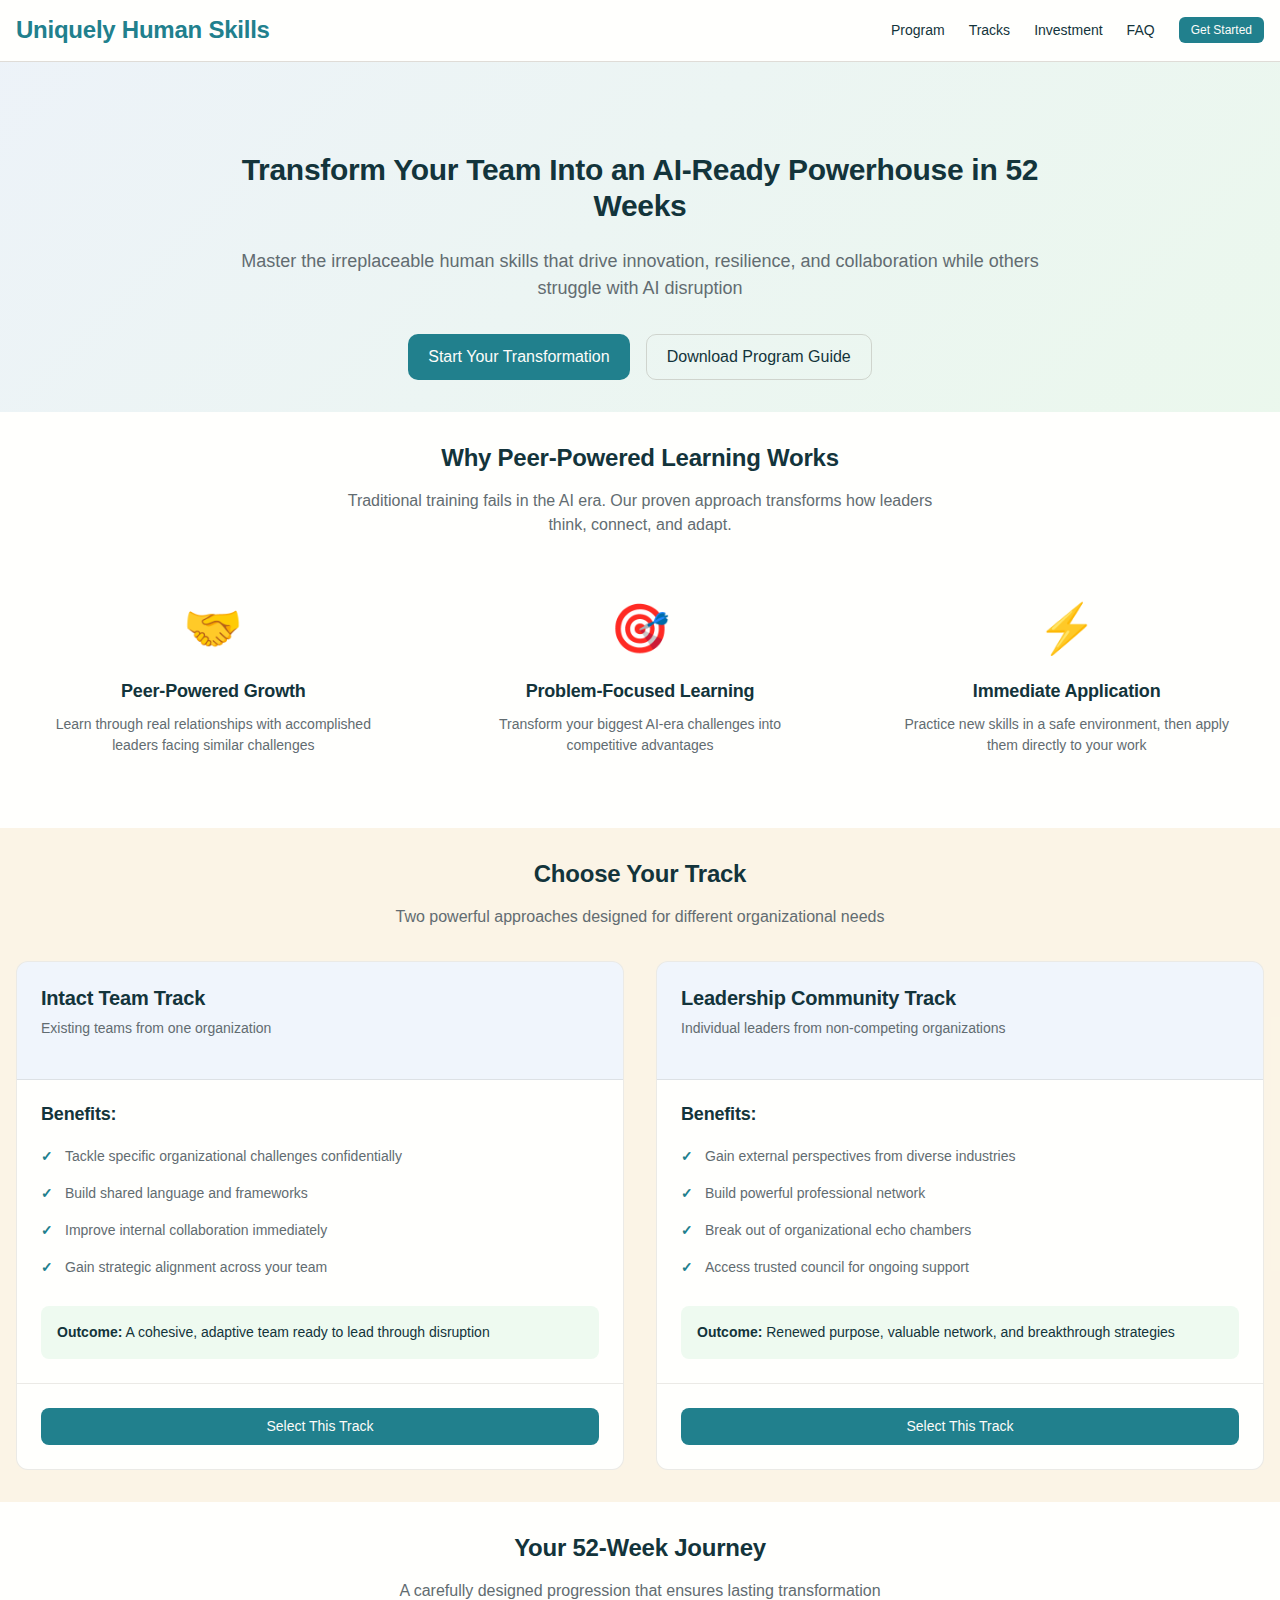
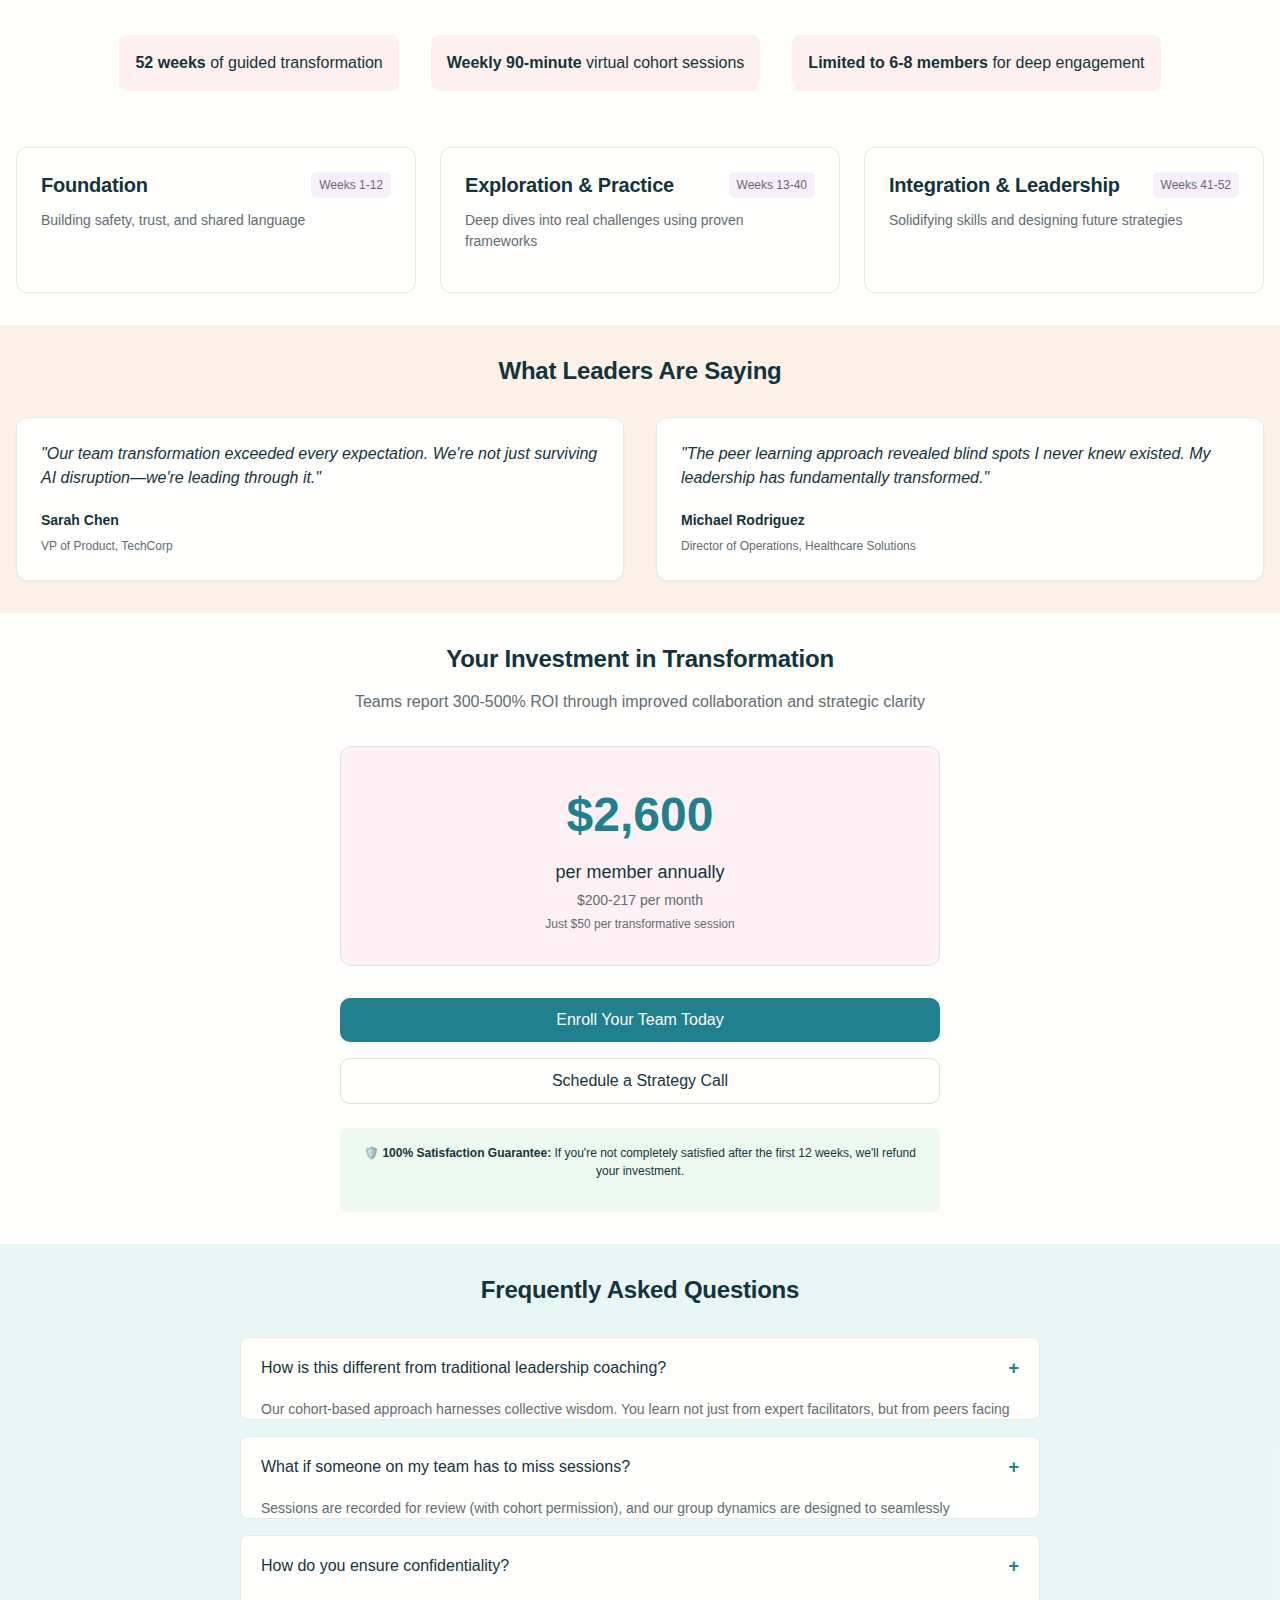
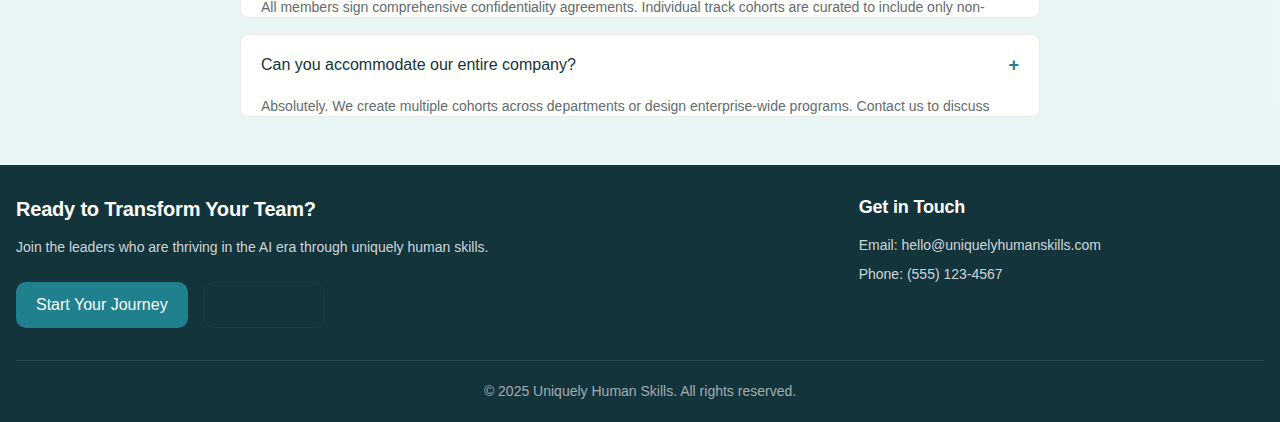
<file: index.html>
<!DOCTYPE html>
<html lang="en">
<head>
    <meta charset="UTF-8">
    <meta name="viewport" content="width=device-width, initial-scale=1.0">
    <title>Uniquely Human Skills - Transform Your Team Into an AI-Ready Powerhouse</title>
    <link rel="stylesheet" href="style.css">
</head>
<body>
    <!-- Navigation -->
    <nav class="nav">
        <div class="container">
            <div class="nav__content">
                <div class="nav__brand">
                    <h2>Uniquely Human Skills</h2>
                </div>
                <div class="nav__links">
                    <a href="#program" class="nav__link">Program</a>
                    <a href="#tracks" class="nav__link">Tracks</a>
                    <a href="#investment" class="nav__link">Investment</a>
                    <a href="#faq" class="nav__link">FAQ</a>
                    <button class="btn btn--primary btn--sm">Get Started</button>
                </div>
            </div>
        </div>
    </nav>

    <!-- Hero Section -->
    <section class="hero">
        <div class="container">
            <div class="hero__content">
                <h1 class="hero__headline">Transform Your Team Into an AI-Ready Powerhouse in 52 Weeks</h1>
                <p class="hero__subheadline">Master the irreplaceable human skills that drive innovation, resilience, and collaboration while others struggle with AI disruption</p>
                <div class="hero__actions">
                    <button class="btn btn--primary btn--lg">Start Your Transformation</button>
                    <button class="btn btn--outline btn--lg">Download Program Guide</button>
                </div>
            </div>
        </div>
    </section>

    <!-- Value Proposition Section -->
    <section class="value-props">
        <div class="container">
            <div class="section-header">
                <h2>Why Peer-Powered Learning Works</h2>
                <p>Traditional training fails in the AI era. Our proven approach transforms how leaders think, connect, and adapt.</p>
            </div>
            <div class="value-props__grid">
                <div class="value-prop-card">
                    <div class="value-prop-card__icon">🤝</div>
                    <h3 class="value-prop-card__title">Peer-Powered Growth</h3>
                    <p class="value-prop-card__description">Learn through real relationships with accomplished leaders facing similar challenges</p>
                </div>
                <div class="value-prop-card">
                    <div class="value-prop-card__icon">🎯</div>
                    <h3 class="value-prop-card__title">Problem-Focused Learning</h3>
                    <p class="value-prop-card__description">Transform your biggest AI-era challenges into competitive advantages</p>
                </div>
                <div class="value-prop-card">
                    <div class="value-prop-card__icon">⚡</div>
                    <h3 class="value-prop-card__title">Immediate Application</h3>
                    <p class="value-prop-card__description">Practice new skills in a safe environment, then apply them directly to your work</p>
                </div>
            </div>
        </div>
    </section>

    <!-- Program Tracks Section -->
    <section id="tracks" class="tracks">
        <div class="container">
            <div class="section-header">
                <h2>Choose Your Track</h2>
                <p>Two powerful approaches designed for different organizational needs</p>
            </div>
            <div class="tracks__grid">
                <div class="track-card">
                    <div class="track-card__header">
                        <h3 class="track-card__title">Intact Team Track</h3>
                        <p class="track-card__target">Existing teams from one organization</p>
                    </div>
                    <div class="track-card__body">
                        <h4>Benefits:</h4>
                        <ul class="track-card__benefits">
                            <li>Tackle specific organizational challenges confidentially</li>
                            <li>Build shared language and frameworks</li>
                            <li>Improve internal collaboration immediately</li>
                            <li>Gain strategic alignment across your team</li>
                        </ul>
                        <div class="track-card__outcome">
                            <strong>Outcome:</strong> A cohesive, adaptive team ready to lead through disruption
                        </div>
                    </div>
                    <div class="track-card__footer">
                        <button class="btn btn--primary btn--full-width">Select This Track</button>
                    </div>
                </div>
                
                <div class="track-card">
                    <div class="track-card__header">
                        <h3 class="track-card__title">Leadership Community Track</h3>
                        <p class="track-card__target">Individual leaders from non-competing organizations</p>
                    </div>
                    <div class="track-card__body">
                        <h4>Benefits:</h4>
                        <ul class="track-card__benefits">
                            <li>Gain external perspectives from diverse industries</li>
                            <li>Build powerful professional network</li>
                            <li>Break out of organizational echo chambers</li>
                            <li>Access trusted council for ongoing support</li>
                        </ul>
                        <div class="track-card__outcome">
                            <strong>Outcome:</strong> Renewed purpose, valuable network, and breakthrough strategies
                        </div>
                    </div>
                    <div class="track-card__footer">
                        <button class="btn btn--primary btn--full-width">Select This Track</button>
                    </div>
                </div>
            </div>
        </div>
    </section>

    <!-- Program Structure -->
    <section id="program" class="program-structure">
        <div class="container">
            <div class="section-header">
                <h2>Your 52-Week Journey</h2>
                <p>A carefully designed progression that ensures lasting transformation</p>
            </div>
            <div class="program-info">
                <div class="program-overview">
                    <div class="overview-item">
                        <strong>52 weeks</strong> of guided transformation
                    </div>
                    <div class="overview-item">
                        <strong>Weekly 90-minute</strong> virtual cohort sessions
                    </div>
                    <div class="overview-item">
                        <strong>Limited to 6-8 members</strong> for deep engagement
                    </div>
                </div>
                <div class="program-phases">
                    <div class="phase-card">
                        <div class="phase-card__header">
                            <h3>Foundation</h3>
                            <span class="phase-card__weeks">Weeks 1-12</span>
                        </div>
                        <p class="phase-card__focus">Building safety, trust, and shared language</p>
                    </div>
                    <div class="phase-card">
                        <div class="phase-card__header">
                            <h3>Exploration & Practice</h3>
                            <span class="phase-card__weeks">Weeks 13-40</span>
                        </div>
                        <p class="phase-card__focus">Deep dives into real challenges using proven frameworks</p>
                    </div>
                    <div class="phase-card">
                        <div class="phase-card__header">
                            <h3>Integration & Leadership</h3>
                            <span class="phase-card__weeks">Weeks 41-52</span>
                        </div>
                        <p class="phase-card__focus">Solidifying skills and designing future strategies</p>
                    </div>
                </div>
            </div>
        </div>
    </section>

    <!-- Testimonials -->
    <section class="testimonials">
        <div class="container">
            <div class="section-header">
                <h2>What Leaders Are Saying</h2>
            </div>
            <div class="testimonials__grid">
                <div class="testimonial-card">
                    <blockquote class="testimonial-card__quote">
                        "Our team transformation exceeded every expectation. We're not just surviving AI disruption—we're leading through it."
                    </blockquote>
                    <div class="testimonial-card__author">
                        <strong>Sarah Chen</strong>
                        <span>VP of Product, TechCorp</span>
                    </div>
                </div>
                <div class="testimonial-card">
                    <blockquote class="testimonial-card__quote">
                        "The peer learning approach revealed blind spots I never knew existed. My leadership has fundamentally transformed."
                    </blockquote>
                    <div class="testimonial-card__author">
                        <strong>Michael Rodriguez</strong>
                        <span>Director of Operations, Healthcare Solutions</span>
                    </div>
                </div>
            </div>
        </div>
    </section>

    <!-- Investment Section -->
    <section id="investment" class="investment">
        <div class="container">
            <div class="section-header">
                <h2>Your Investment in Transformation</h2>
                <p>Teams report 300-500% ROI through improved collaboration and strategic clarity</p>
            </div>
            <div class="investment__content">
                <div class="investment__pricing">
                    <div class="pricing-highlight">
                        <div class="pricing-amount">$2,600</div>
                        <div class="pricing-details">per member annually</div>
                        <div class="pricing-breakdown">$200-217 per month</div>
                        <div class="pricing-session">Just $50 per transformative session</div>
                    </div>
                </div>
                <div class="investment__actions">
                    <button class="btn btn--primary btn--lg btn--full-width">Enroll Your Team Today</button>
                    <button class="btn btn--outline btn--lg btn--full-width">Schedule a Strategy Call</button>
                </div>
                <div class="investment__guarantee">
                    <p>🛡️ <strong>100% Satisfaction Guarantee:</strong> If you're not completely satisfied after the first 12 weeks, we'll refund your investment.</p>
                </div>
            </div>
        </div>
    </section>

    <!-- FAQ Section -->
    <section id="faq" class="faq">
        <div class="container">
            <div class="section-header">
                <h2>Frequently Asked Questions</h2>
            </div>
            <div class="faq__list">
                <div class="faq-item">
                    <button class="faq-item__question" aria-expanded="false">
                        <span>How is this different from traditional leadership coaching?</span>
                        <span class="faq-item__icon">+</span>
                    </button>
                    <div class="faq-item__answer">
                        <p>Our cohort-based approach harnesses collective wisdom. You learn not just from expert facilitators, but from peers facing similar challenges. This creates deeper insights and lasting accountability.</p>
                    </div>
                </div>
                
                <div class="faq-item">
                    <button class="faq-item__question" aria-expanded="false">
                        <span>What if someone on my team has to miss sessions?</span>
                        <span class="faq-item__icon">+</span>
                    </button>
                    <div class="faq-item__answer">
                        <p>Sessions are recorded for review (with cohort permission), and our group dynamics are designed to seamlessly reintegrate members who miss occasional sessions.</p>
                    </div>
                </div>
                
                <div class="faq-item">
                    <button class="faq-item__question" aria-expanded="false">
                        <span>How do you ensure confidentiality?</span>
                        <span class="faq-item__icon">+</span>
                    </button>
                    <div class="faq-item__answer">
                        <p>All members sign comprehensive confidentiality agreements. Individual track cohorts are curated to include only non-competing organizations for maximum safety.</p>
                    </div>
                </div>
                
                <div class="faq-item">
                    <button class="faq-item__question" aria-expanded="false">
                        <span>Can you accommodate our entire company?</span>
                        <span class="faq-item__icon">+</span>
                    </button>
                    <div class="faq-item__answer">
                        <p>Absolutely. We create multiple cohorts across departments or design enterprise-wide programs. Contact us to discuss custom solutions.</p>
                    </div>
                </div>
            </div>
        </div>
    </section>

    <!-- Footer -->
    <footer class="footer">
        <div class="container">
            <div class="footer__content">
                <div class="footer__main">
                    <h3>Ready to Transform Your Team?</h3>
                    <p>Join the leaders who are thriving in the AI era through uniquely human skills.</p>
                    <div class="footer__actions">
                        <button class="btn btn--primary btn--lg">Start Your Journey</button>
                        <button class="btn btn--outline btn--lg">Contact Us</button>
                    </div>
                </div>
                <div class="footer__contact">
                    <h4>Get in Touch</h4>
                    <p>Email: hello@uniquelyhumanskills.com</p>
                    <p>Phone: (555) 123-4567</p>
                </div>
            </div>
            <div class="footer__bottom">
                <p>&copy; 2025 Uniquely Human Skills. All rights reserved.</p>
            </div>
        </div>
    </footer>

    <script src="app.js"></script>
</body>
</html>
</file>
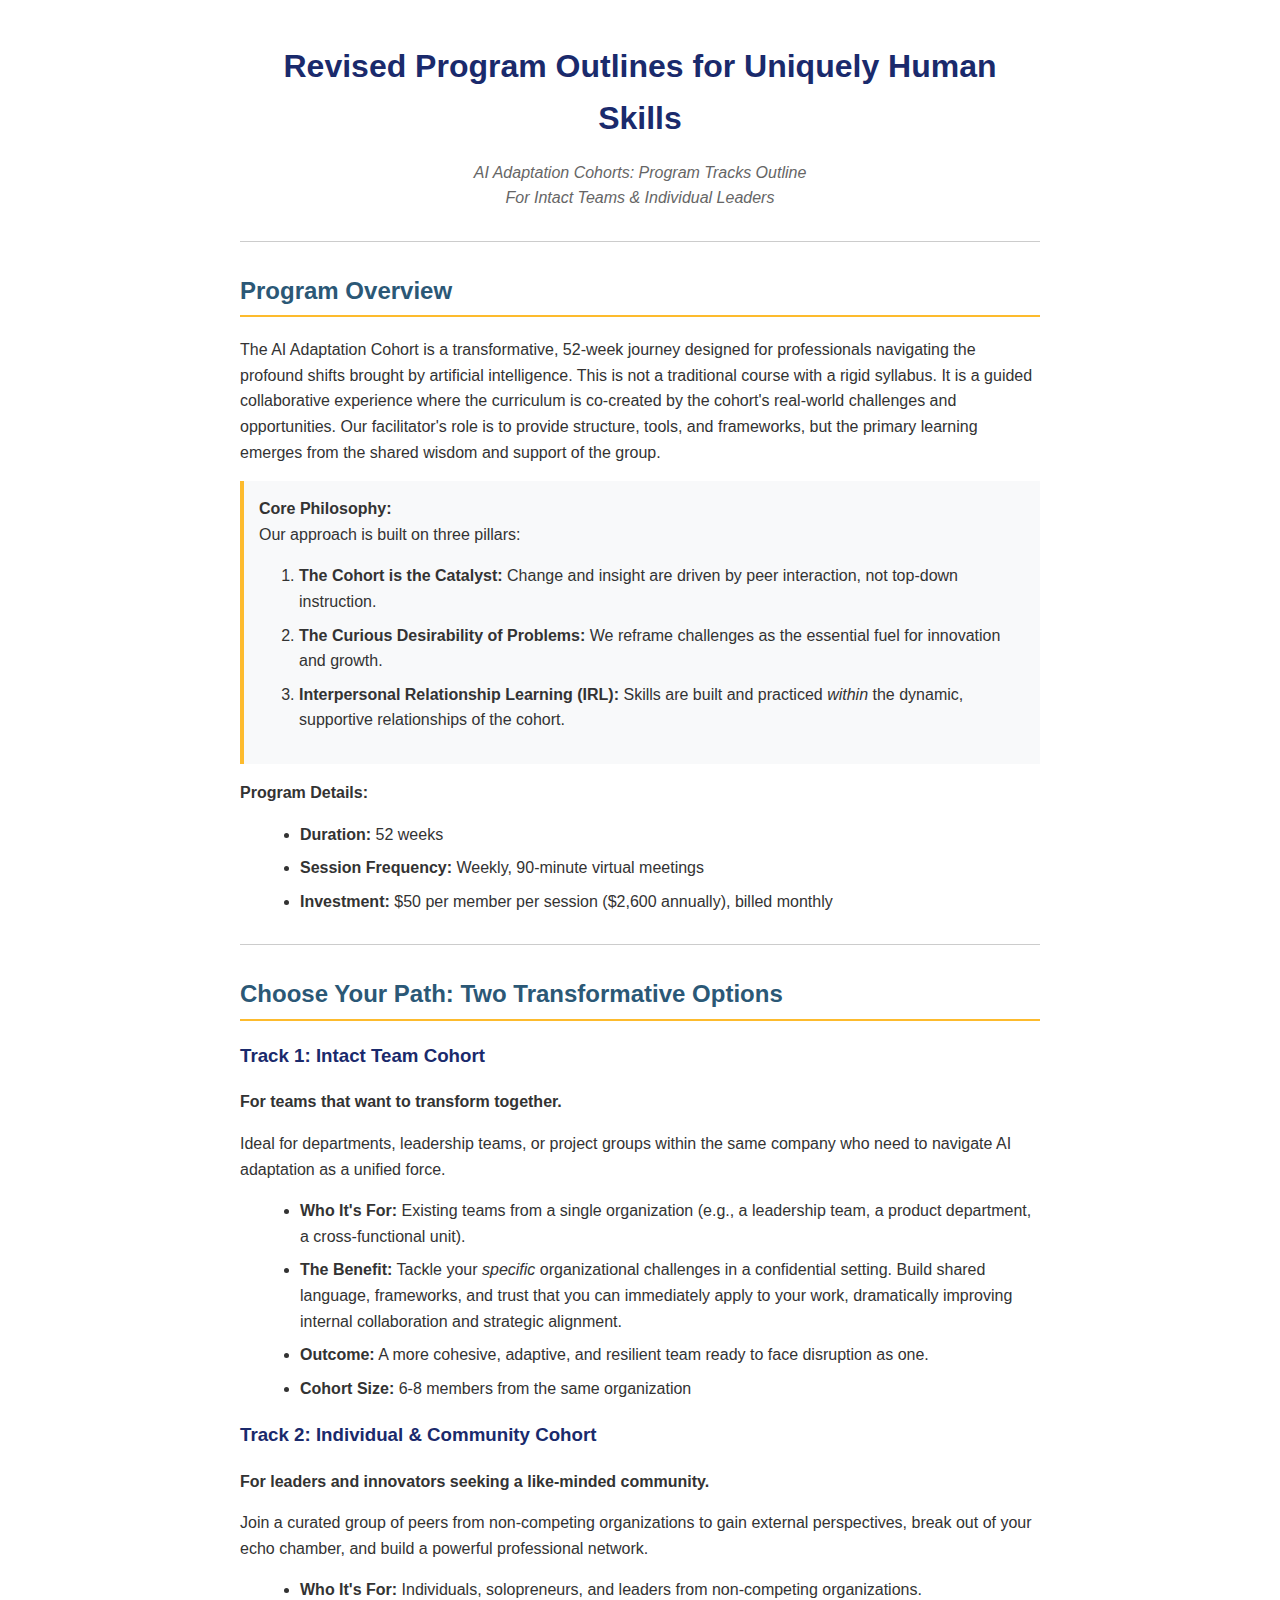
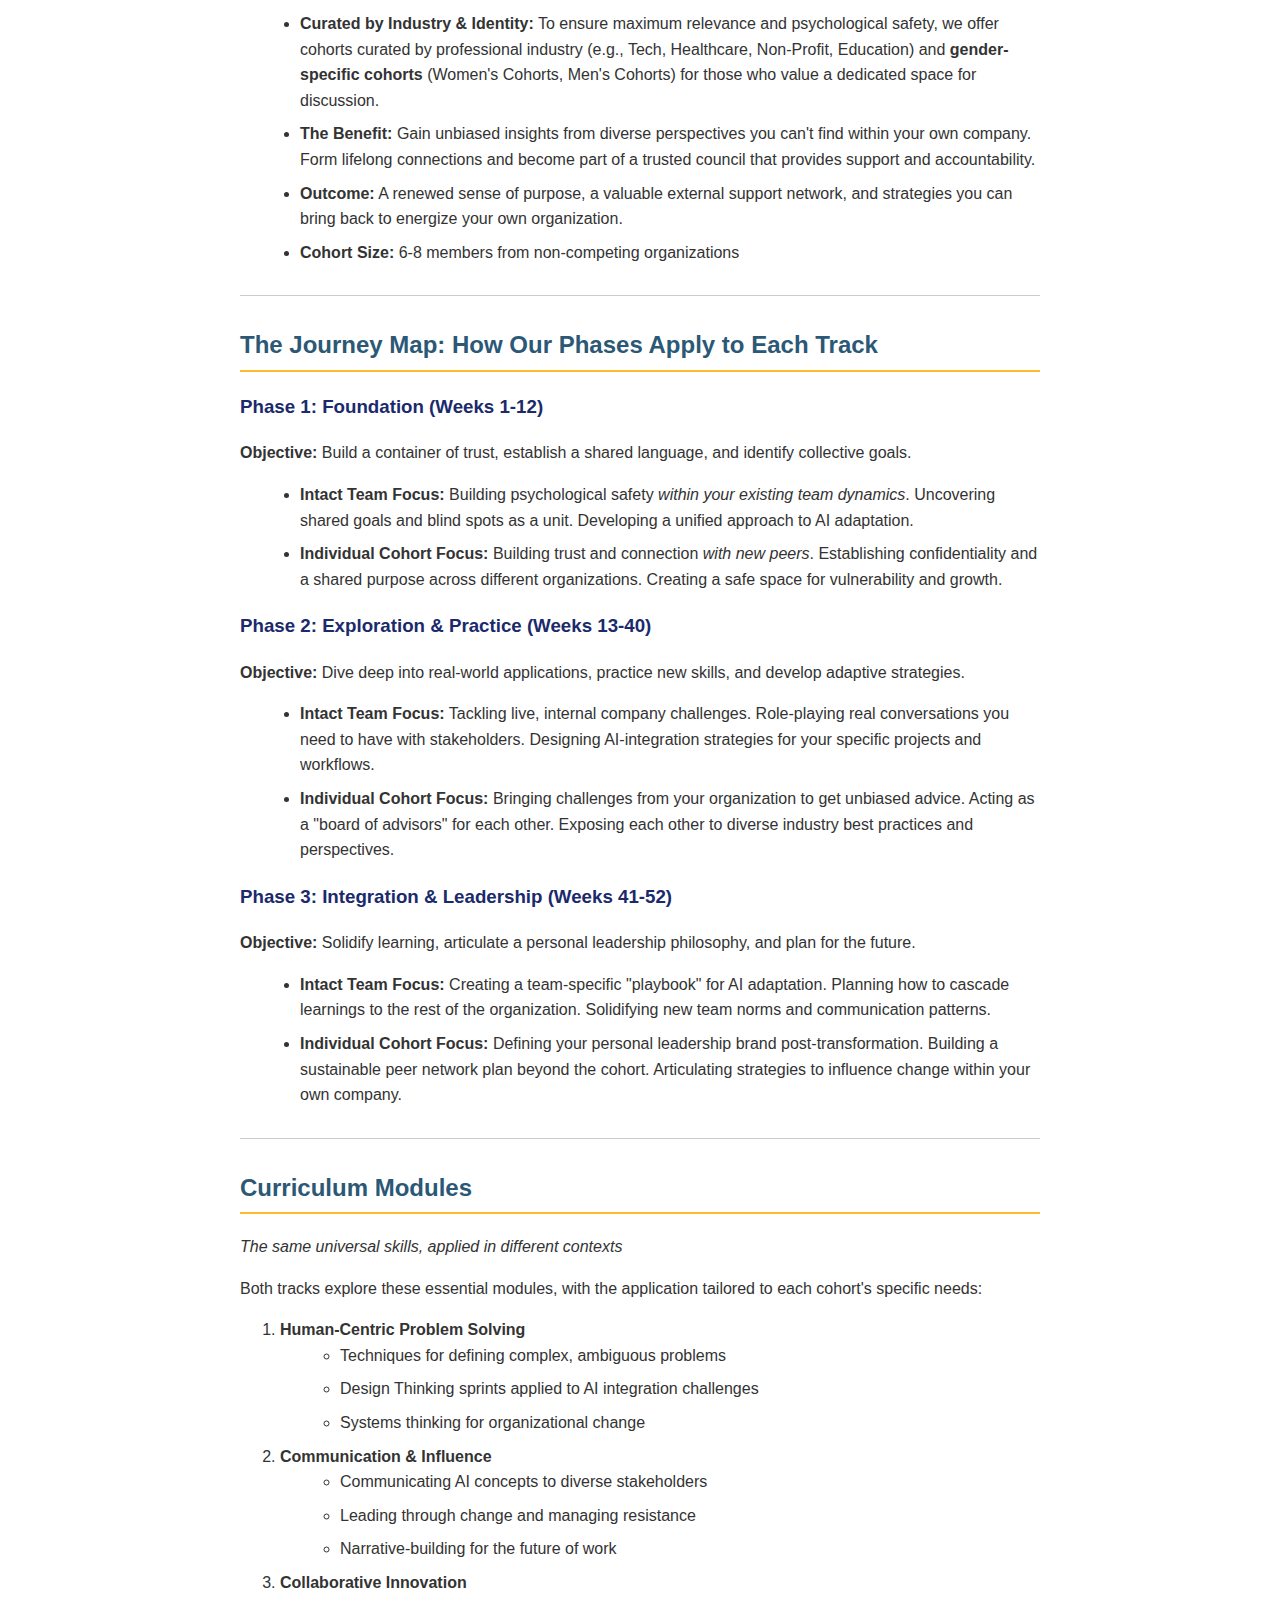
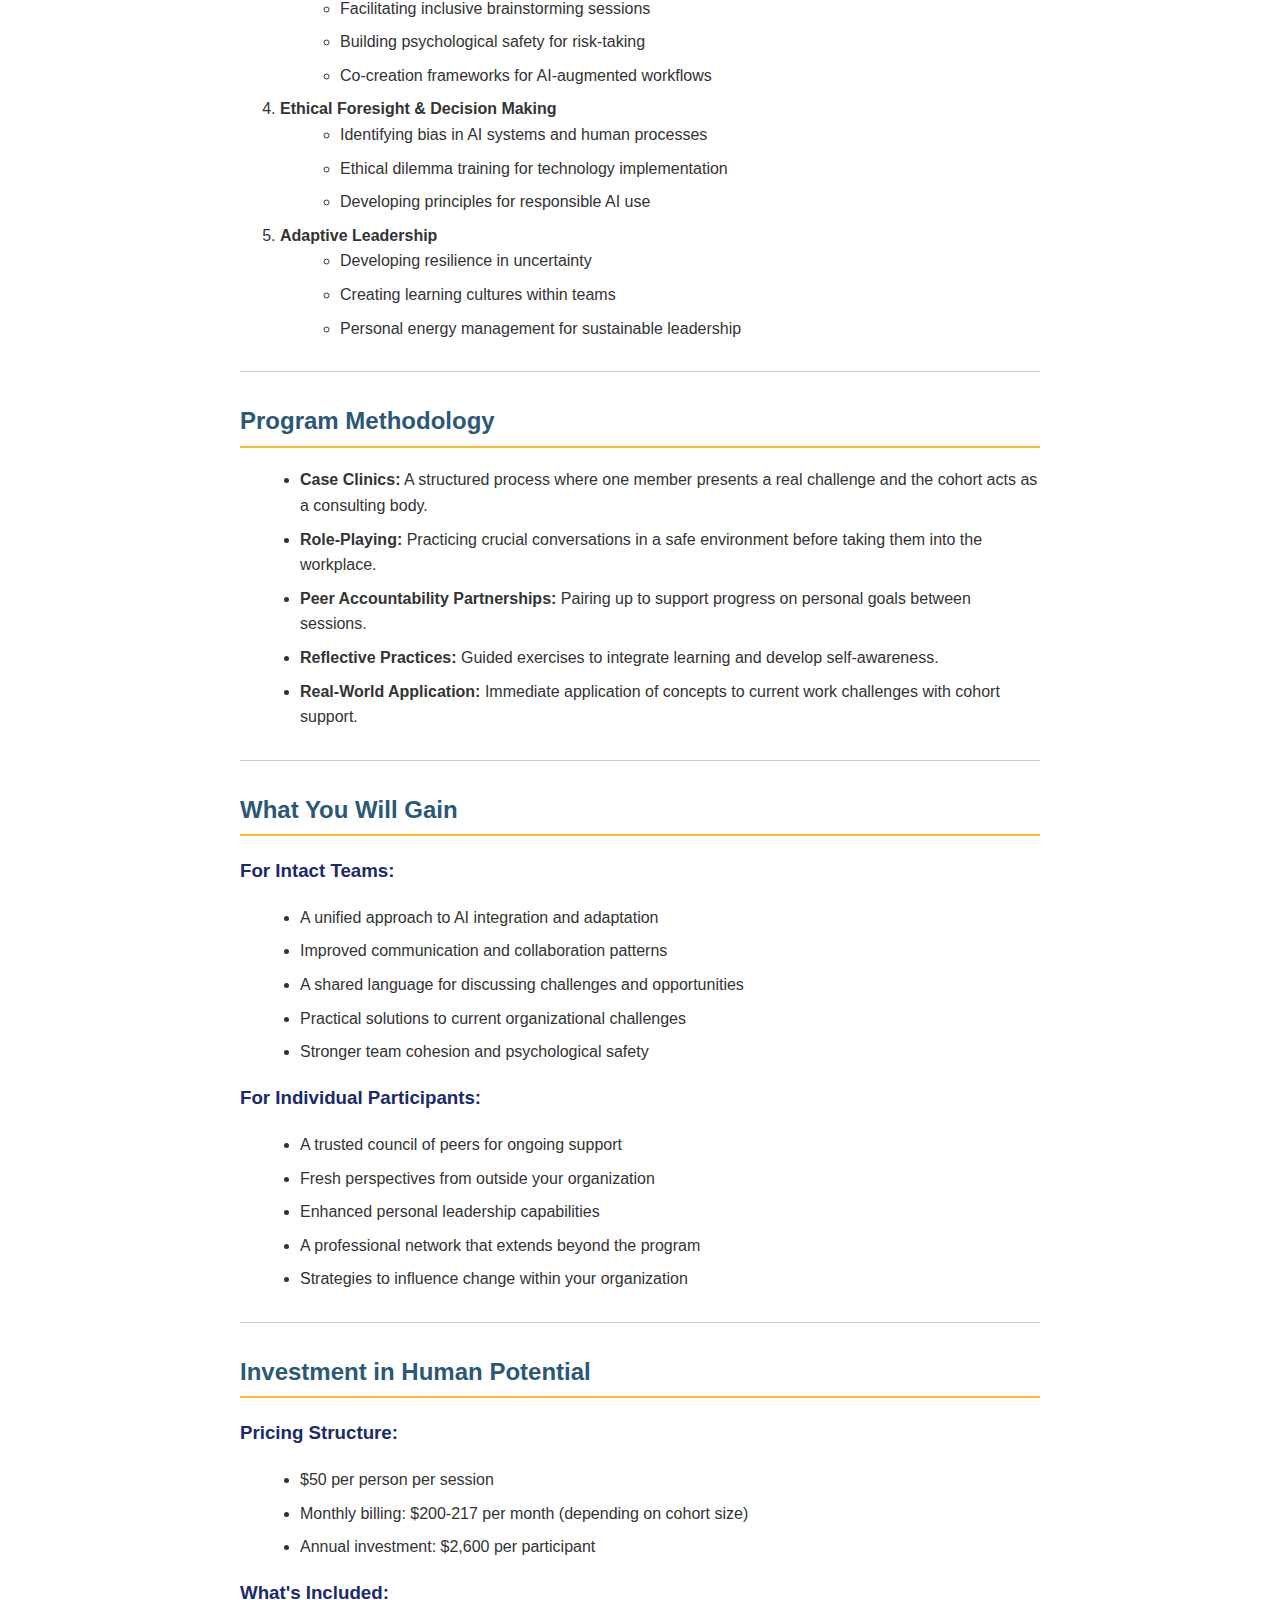
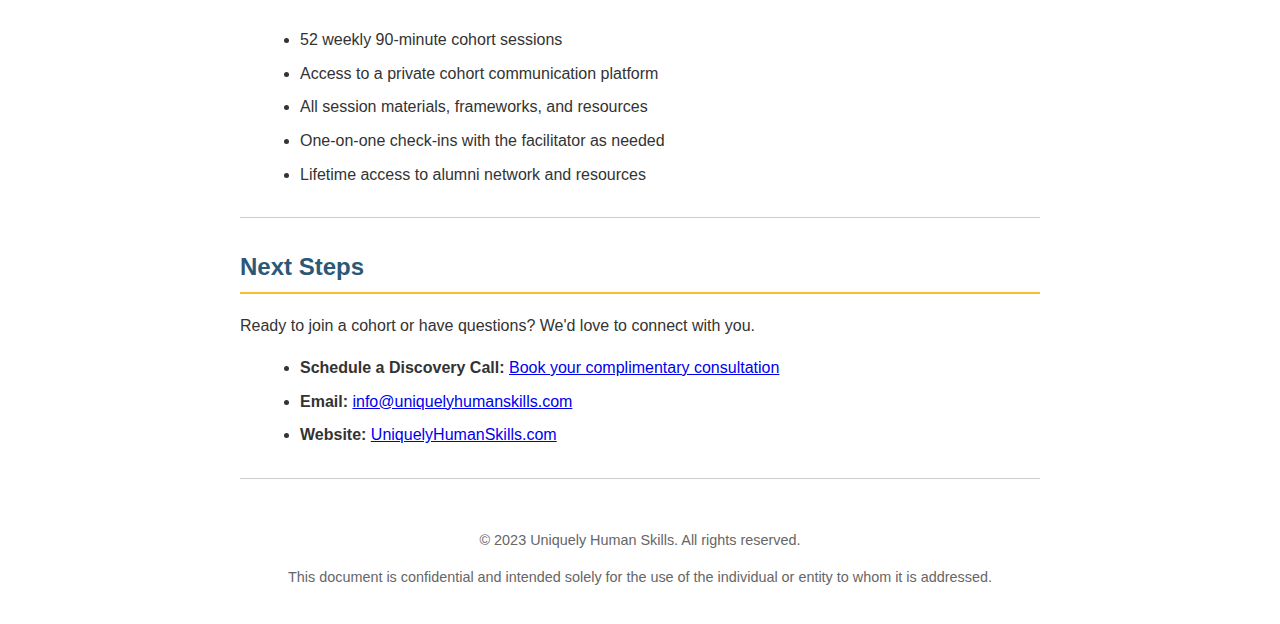
<file: Uniquely_Human_Skills_Program_Outline.html>
<!DOCTYPE html>
<html lang="en">
<head>
    <meta charset="UTF-8">
    <meta name="viewport" content="width=device-width, initial-scale=1.0">
    <title>Uniquely Human Skills - Program Outline</title>
    <style>
        body {
            font-family: 'Helvetica', 'Arial', sans-serif;
            line-height: 1.6;
            margin: 0;
            padding: 20px;
            color: #333;
        }
        .container {
            max-width: 800px;
            margin: 0 auto;
        }
        h1 {
            color: #1a2a6c;
            text-align: center;
            margin-bottom: 10px;
        }
        h2 {
            color: #2b5876;
            border-bottom: 2px solid #fdbb2d;
            padding-bottom: 5px;
            margin-top: 30px;
        }
        h3 {
            color: #1a2a6c;
        }
        .subtitle {
            text-align: center;
            color: #666;
            font-style: italic;
            margin-bottom: 30px;
        }
        .divider {
            border-top: 1px solid #ccc;
            margin: 30px 0;
        }
        ul {
            margin-left: 20px;
        }
        li {
            margin-bottom: 8px;
        }
        .highlight {
            background-color: #f8f9fa;
            padding: 15px;
            border-left: 4px solid #fdbb2d;
            margin: 15px 0;
        }
        .footer {
            text-align: center;
            margin-top: 50px;
            color: #666;
            font-size: 0.9em;
        }
        @media print {
            body {
                padding: 0;
                margin: 0;
            }
            .container {
                max-width: 100%;
            }
        }
    </style>
</head>
<body>
    <div class="container">
        <h1>Revised Program Outlines for Uniquely Human Skills</h1>
        <p class="subtitle">AI Adaptation Cohorts: Program Tracks Outline<br>For Intact Teams & Individual Leaders</p>

        <div class="divider"></div>

        <h2>Program Overview</h2>
        <p>The AI Adaptation Cohort is a transformative, 52-week journey designed for professionals navigating the profound shifts brought by artificial intelligence. This is not a traditional course with a rigid syllabus. It is a guided collaborative experience where the curriculum is co-created by the cohort's real-world challenges and opportunities. Our facilitator's role is to provide structure, tools, and frameworks, but the primary learning emerges from the shared wisdom and support of the group.</p>

        <div class="highlight">
            <strong>Core Philosophy:</strong><br>
            Our approach is built on three pillars:
            <ol>
                <li><strong>The Cohort is the Catalyst:</strong> Change and insight are driven by peer interaction, not top-down instruction.</li>
                <li><strong>The Curious Desirability of Problems:</strong> We reframe challenges as the essential fuel for innovation and growth.</li>
                <li><strong>Interpersonal Relationship Learning (IRL):</strong> Skills are built and practiced <em>within</em> the dynamic, supportive relationships of the cohort.</li>
            </ol>
        </div>

        <p><strong>Program Details:</strong></p>
        <ul>
            <li><strong>Duration:</strong> 52 weeks</li>
            <li><strong>Session Frequency:</strong> Weekly, 90-minute virtual meetings</li>
            <li><strong>Investment:</strong> $50 per member per session ($2,600 annually), billed monthly</li>
        </ul>

        <div class="divider"></div>

        <h2>Choose Your Path: Two Transformative Options</h2>

        <h3>Track 1: Intact Team Cohort</h3>
        <p><strong>For teams that want to transform together.</strong></p>
        <p>Ideal for departments, leadership teams, or project groups within the same company who need to navigate AI adaptation as a unified force.</p>
        <ul>
            <li><strong>Who It's For:</strong> Existing teams from a single organization (e.g., a leadership team, a product department, a cross-functional unit).</li>
            <li><strong>The Benefit:</strong> Tackle your <em>specific</em> organizational challenges in a confidential setting. Build shared language, frameworks, and trust that you can immediately apply to your work, dramatically improving internal collaboration and strategic alignment.</li>
            <li><strong>Outcome:</strong> A more cohesive, adaptive, and resilient team ready to face disruption as one.</li>
            <li><strong>Cohort Size:</strong> 6-8 members from the same organization</li>
        </ul>

        <h3>Track 2: Individual & Community Cohort</h3>
        <p><strong>For leaders and innovators seeking a like-minded community.</strong></p>
        <p>Join a curated group of peers from non-competing organizations to gain external perspectives, break out of your echo chamber, and build a powerful professional network.</p>
        <ul>
            <li><strong>Who It's For:</strong> Individuals, solopreneurs, and leaders from non-competing organizations.</li>
            <li><strong>Curated by Industry & Identity:</strong> To ensure maximum relevance and psychological safety, we offer cohorts curated by professional industry (e.g., Tech, Healthcare, Non-Profit, Education) and <strong>gender-specific cohorts</strong> (Women's Cohorts, Men's Cohorts) for those who value a dedicated space for discussion.</li>
            <li><strong>The Benefit:</strong> Gain unbiased insights from diverse perspectives you can't find within your own company. Form lifelong connections and become part of a trusted council that provides support and accountability.</li>
            <li><strong>Outcome:</strong> A renewed sense of purpose, a valuable external support network, and strategies you can bring back to energize your own organization.</li>
            <li><strong>Cohort Size:</strong> 6-8 members from non-competing organizations</li>
        </ul>

        <div class="divider"></div>

        <h2>The Journey Map: How Our Phases Apply to Each Track</h2>

        <h3>Phase 1: Foundation (Weeks 1-12)</h3>
        <p><strong>Objective:</strong> Build a container of trust, establish a shared language, and identify collective goals.</p>
        <ul>
            <li><strong>Intact Team Focus:</strong> Building psychological safety <em>within your existing team dynamics</em>. Uncovering shared goals and blind spots as a unit. Developing a unified approach to AI adaptation.</li>
            <li><strong>Individual Cohort Focus:</strong> Building trust and connection <em>with new peers</em>. Establishing confidentiality and a shared purpose across different organizations. Creating a safe space for vulnerability and growth.</li>
        </ul>

        <h3>Phase 2: Exploration & Practice (Weeks 13-40)</h3>
        <p><strong>Objective:</strong> Dive deep into real-world applications, practice new skills, and develop adaptive strategies.</p>
        <ul>
            <li><strong>Intact Team Focus:</strong> Tackling live, internal company challenges. Role-playing real conversations you need to have with stakeholders. Designing AI-integration strategies for your specific projects and workflows.</li>
            <li><strong>Individual Cohort Focus:</strong> Bringing challenges from your organization to get unbiased advice. Acting as a "board of advisors" for each other. Exposing each other to diverse industry best practices and perspectives.</li>
        </ul>

        <h3>Phase 3: Integration & Leadership (Weeks 41-52)</h3>
        <p><strong>Objective:</strong> Solidify learning, articulate a personal leadership philosophy, and plan for the future.</p>
        <ul>
            <li><strong>Intact Team Focus:</strong> Creating a team-specific "playbook" for AI adaptation. Planning how to cascade learnings to the rest of the organization. Solidifying new team norms and communication patterns.</li>
            <li><strong>Individual Cohort Focus:</strong> Defining your personal leadership brand post-transformation. Building a sustainable peer network plan beyond the cohort. Articulating strategies to influence change within your own company.</li>
        </ul>

        <div class="divider"></div>

        <h2>Curriculum Modules</h2>
        <p><em>The same universal skills, applied in different contexts</em></p>
        <p>Both tracks explore these essential modules, with the application tailored to each cohort's specific needs:</p>

        <ol>
            <li><strong>Human-Centric Problem Solving</strong>
                <ul>
                    <li>Techniques for defining complex, ambiguous problems</li>
                    <li>Design Thinking sprints applied to AI integration challenges</li>
                    <li>Systems thinking for organizational change</li>
                </ul>
            </li>
            <li><strong>Communication & Influence</strong>
                <ul>
                    <li>Communicating AI concepts to diverse stakeholders</li>
                    <li>Leading through change and managing resistance</li>
                    <li>Narrative-building for the future of work</li>
                </ul>
            </li>
            <li><strong>Collaborative Innovation</strong>
                <ul>
                    <li>Facilitating inclusive brainstorming sessions</li>
                    <li>Building psychological safety for risk-taking</li>
                    <li>Co-creation frameworks for AI-augmented workflows</li>
                </ul>
            </li>
            <li><strong>Ethical Foresight & Decision Making</strong>
                <ul>
                    <li>Identifying bias in AI systems and human processes</li>
                    <li>Ethical dilemma training for technology implementation</li>
                    <li>Developing principles for responsible AI use</li>
                </ul>
            </li>
            <li><strong>Adaptive Leadership</strong>
                <ul>
                    <li>Developing resilience in uncertainty</li>
                    <li>Creating learning cultures within teams</li>
                    <li>Personal energy management for sustainable leadership</li>
                </ul>
            </li>
        </ol>

        <div class="divider"></div>

        <h2>Program Methodology</h2>
        <ul>
            <li><strong>Case Clinics:</strong> A structured process where one member presents a real challenge and the cohort acts as a consulting body.</li>
            <li><strong>Role-Playing:</strong> Practicing crucial conversations in a safe environment before taking them into the workplace.</li>
            <li><strong>Peer Accountability Partnerships:</strong> Pairing up to support progress on personal goals between sessions.</li>
            <li><strong>Reflective Practices:</strong> Guided exercises to integrate learning and develop self-awareness.</li>
            <li><strong>Real-World Application:</strong> Immediate application of concepts to current work challenges with cohort support.</li>
        </ul>

        <div class="divider"></div>

        <h2>What You Will Gain</h2>

        <h3>For Intact Teams:</h3>
        <ul>
            <li>A unified approach to AI integration and adaptation</li>
            <li>Improved communication and collaboration patterns</li>
            <li>A shared language for discussing challenges and opportunities</li>
            <li>Practical solutions to current organizational challenges</li>
            <li>Stronger team cohesion and psychological safety</li>
        </ul>

        <h3>For Individual Participants:</h3>
        <ul>
            <li>A trusted council of peers for ongoing support</li>
            <li>Fresh perspectives from outside your organization</li>
            <li>Enhanced personal leadership capabilities</li>
            <li>A professional network that extends beyond the program</li>
            <li>Strategies to influence change within your organization</li>
        </ul>

        <div class="divider"></div>

        <h2>Investment in Human Potential</h2>

        <h3>Pricing Structure:</h3>
        <ul>
            <li>$50 per person per session</li>
            <li>Monthly billing: $200-217 per month (depending on cohort size)</li>
            <li>Annual investment: $2,600 per participant</li>
        </ul>

        <h3>What's Included:</h3>
        <ul>
            <li>52 weekly 90-minute cohort sessions</li>
            <li>Access to a private cohort communication platform</li>
            <li>All session materials, frameworks, and resources</li>
            <li>One-on-one check-ins with the facilitator as needed</li>
            <li>Lifetime access to alumni network and resources</li>
        </ul>

        <div class="divider"></div>

        <h2>Next Steps</h2>
        <p>Ready to join a cohort or have questions? We'd love to connect with you.</p>
        <ul>
            <li><strong>Schedule a Discovery Call:</strong> <a href="https://calendly.com/elie-schulman/uniquely-human-skills-discovery-call">Book your complimentary consultation</a></li>
            <li><strong>Email:</strong> <a href="mailto:info@uniquelyhumanskills.com">info@uniquelyhumanskills.com</a></li>
            <li><strong>Website:</strong> <a href="index.html">UniquelyHumanSkills.com</a></li>
        </ul>

        <div class="divider"></div>

        <div class="footer">
            <p>© 2023 Uniquely Human Skills. All rights reserved.</p>
            <p>This document is confidential and intended solely for the use of the individual or entity to whom it is addressed.</p>
        </div>
    </div>
</body>
</html>
</file>
<file: style.css>
:root {
  /* Primitive Color Tokens */
  --color-white: rgba(255, 255, 255, 1);
  --color-black: rgba(0, 0, 0, 1);
  --color-cream-50: rgba(252, 252, 249, 1);
  --color-cream-100: rgba(255, 255, 253, 1);
  --color-gray-200: rgba(245, 245, 245, 1);
  --color-gray-300: rgba(167, 169, 169, 1);
  --color-gray-400: rgba(119, 124, 124, 1);
  --color-slate-500: rgba(98, 108, 113, 1);
  --color-brown-600: rgba(94, 82, 64, 1);
  --color-charcoal-700: rgba(31, 33, 33, 1);
  --color-charcoal-800: rgba(38, 40, 40, 1);
  --color-slate-900: rgba(19, 52, 59, 1);
  --color-teal-300: rgba(50, 184, 198, 1);
  --color-teal-400: rgba(45, 166, 178, 1);
  --color-teal-500: rgba(33, 128, 141, 1);
  --color-teal-600: rgba(29, 116, 128, 1);
  --color-teal-700: rgba(26, 104, 115, 1);
  --color-teal-800: rgba(41, 150, 161, 1);
  --color-red-400: rgba(255, 84, 89, 1);
  --color-red-500: rgba(192, 21, 47, 1);
  --color-orange-400: rgba(230, 129, 97, 1);
  --color-orange-500: rgba(168, 75, 47, 1);

  /* RGB versions for opacity control */
  --color-brown-600-rgb: 94, 82, 64;
  --color-teal-500-rgb: 33, 128, 141;
  --color-slate-900-rgb: 19, 52, 59;
  --color-slate-500-rgb: 98, 108, 113;
  --color-red-500-rgb: 192, 21, 47;
  --color-red-400-rgb: 255, 84, 89;
  --color-orange-500-rgb: 168, 75, 47;
  --color-orange-400-rgb: 230, 129, 97;

  /* Background color tokens (Light Mode) */
  --color-bg-1: rgba(59, 130, 246, 0.08); /* Light blue */
  --color-bg-2: rgba(245, 158, 11, 0.08); /* Light yellow */
  --color-bg-3: rgba(34, 197, 94, 0.08); /* Light green */
  --color-bg-4: rgba(239, 68, 68, 0.08); /* Light red */
  --color-bg-5: rgba(147, 51, 234, 0.08); /* Light purple */
  --color-bg-6: rgba(249, 115, 22, 0.08); /* Light orange */
  --color-bg-7: rgba(236, 72, 153, 0.08); /* Light pink */
  --color-bg-8: rgba(6, 182, 212, 0.08); /* Light cyan */

  /* Semantic Color Tokens (Light Mode) */
  --color-background: var(--color-cream-50);
  --color-surface: var(--color-cream-100);
  --color-text: var(--color-slate-900);
  --color-text-secondary: var(--color-slate-500);
  --color-primary: var(--color-teal-500);
  --color-primary-hover: var(--color-teal-600);
  --color-primary-active: var(--color-teal-700);
  --color-secondary: rgba(var(--color-brown-600-rgb), 0.12);
  --color-secondary-hover: rgba(var(--color-brown-600-rgb), 0.2);
  --color-secondary-active: rgba(var(--color-brown-600-rgb), 0.25);
  --color-border: rgba(var(--color-brown-600-rgb), 0.2);
  --color-btn-primary-text: var(--color-cream-50);
  --color-card-border: rgba(var(--color-brown-600-rgb), 0.12);
  --color-card-border-inner: rgba(var(--color-brown-600-rgb), 0.12);
  --color-error: var(--color-red-500);
  --color-success: var(--color-teal-500);
  --color-warning: var(--color-orange-500);
  --color-info: var(--color-slate-500);
  --color-focus-ring: rgba(var(--color-teal-500-rgb), 0.4);
  --color-select-caret: rgba(var(--color-slate-900-rgb), 0.8);

  /* Common style patterns */
  --focus-ring: 0 0 0 3px var(--color-focus-ring);
  --focus-outline: 2px solid var(--color-primary);
  --status-bg-opacity: 0.15;
  --status-border-opacity: 0.25;
  --select-caret-light: url("data:image/svg+xml,%3Csvg xmlns='http://www.w3.org/2000/svg' width='16' height='16' viewBox='0 0 24 24' fill='none' stroke='%23134252' stroke-width='2' stroke-linecap='round' stroke-linejoin='round'%3E%3Cpolyline points='6 9 12 15 18 9'%3E%3C/polyline%3E%3C/svg%3E");
  --select-caret-dark: url("data:image/svg+xml,%3Csvg xmlns='http://www.w3.org/2000/svg' width='16' height='16' viewBox='0 0 24 24' fill='none' stroke='%23f5f5f5' stroke-width='2' stroke-linecap='round' stroke-linejoin='round'%3E%3Cpolyline points='6 9 12 15 18 9'%3E%3C/polyline%3E%3C/svg%3E");

  /* RGB versions for opacity control */
  --color-success-rgb: 33, 128, 141;
  --color-error-rgb: 192, 21, 47;
  --color-warning-rgb: 168, 75, 47;
  --color-info-rgb: 98, 108, 113;

  /* Typography */
  --font-family-base: "FKGroteskNeue", "Geist", "Inter", -apple-system,
    BlinkMacSystemFont, "Segoe UI", Roboto, sans-serif;
  --font-family-mono: "Berkeley Mono", ui-monospace, SFMono-Regular, Menlo,
    Monaco, Consolas, monospace;
  --font-size-xs: 11px;
  --font-size-sm: 12px;
  --font-size-base: 14px;
  --font-size-md: 14px;
  --font-size-lg: 16px;
  --font-size-xl: 18px;
  --font-size-2xl: 20px;
  --font-size-3xl: 24px;
  --font-size-4xl: 30px;
  --font-weight-normal: 400;
  --font-weight-medium: 500;
  --font-weight-semibold: 550;
  --font-weight-bold: 600;
  --line-height-tight: 1.2;
  --line-height-normal: 1.5;
  --letter-spacing-tight: -0.01em;

  /* Spacing */
  --space-0: 0;
  --space-1: 1px;
  --space-2: 2px;
  --space-4: 4px;
  --space-6: 6px;
  --space-8: 8px;
  --space-10: 10px;
  --space-12: 12px;
  --space-16: 16px;
  --space-20: 20px;
  --space-24: 24px;
  --space-32: 32px;

  /* Border Radius */
  --radius-sm: 6px;
  --radius-base: 8px;
  --radius-md: 10px;
  --radius-lg: 12px;
  --radius-full: 9999px;

  /* Shadows */
  --shadow-xs: 0 1px 2px rgba(0, 0, 0, 0.02);
  --shadow-sm: 0 1px 3px rgba(0, 0, 0, 0.04), 0 1px 2px rgba(0, 0, 0, 0.02);
  --shadow-md: 0 4px 6px -1px rgba(0, 0, 0, 0.04),
    0 2px 4px -1px rgba(0, 0, 0, 0.02);
  --shadow-lg: 0 10px 15px -3px rgba(0, 0, 0, 0.04),
    0 4px 6px -2px rgba(0, 0, 0, 0.02);
  --shadow-inset-sm: inset 0 1px 0 rgba(255, 255, 255, 0.15),
    inset 0 -1px 0 rgba(0, 0, 0, 0.03);

  /* Animation */
  --duration-fast: 150ms;
  --duration-normal: 250ms;
  --ease-standard: cubic-bezier(0.16, 1, 0.3, 1);

  /* Layout */
  --container-sm: 640px;
  --container-md: 768px;
  --container-lg: 1024px;
  --container-xl: 1280px;
}

/* Dark mode colors */
@media (prefers-color-scheme: dark) {
  :root {
    /* RGB versions for opacity control (Dark Mode) */
    --color-gray-400-rgb: 119, 124, 124;
    --color-teal-300-rgb: 50, 184, 198;
    --color-gray-300-rgb: 167, 169, 169;
    --color-gray-200-rgb: 245, 245, 245;

    /* Background color tokens (Dark Mode) */
    --color-bg-1: rgba(29, 78, 216, 0.15); /* Dark blue */
    --color-bg-2: rgba(180, 83, 9, 0.15); /* Dark yellow */
    --color-bg-3: rgba(21, 128, 61, 0.15); /* Dark green */
    --color-bg-4: rgba(185, 28, 28, 0.15); /* Dark red */
    --color-bg-5: rgba(107, 33, 168, 0.15); /* Dark purple */
    --color-bg-6: rgba(194, 65, 12, 0.15); /* Dark orange */
    --color-bg-7: rgba(190, 24, 93, 0.15); /* Dark pink */
    --color-bg-8: rgba(8, 145, 178, 0.15); /* Dark cyan */
    
    /* Semantic Color Tokens (Dark Mode) */
    --color-background: var(--color-charcoal-700);
    --color-surface: var(--color-charcoal-800);
    --color-text: var(--color-gray-200);
    --color-text-secondary: rgba(var(--color-gray-300-rgb), 0.7);
    --color-primary: var(--color-teal-300);
    --color-primary-hover: var(--color-teal-400);
    --color-primary-active: var(--color-teal-800);
    --color-secondary: rgba(var(--color-gray-400-rgb), 0.15);
    --color-secondary-hover: rgba(var(--color-gray-400-rgb), 0.25);
    --color-secondary-active: rgba(var(--color-gray-400-rgb), 0.3);
    --color-border: rgba(var(--color-gray-400-rgb), 0.3);
    --color-error: var(--color-red-400);
    --color-success: var(--color-teal-300);
    --color-warning: var(--color-orange-400);
    --color-info: var(--color-gray-300);
    --color-focus-ring: rgba(var(--color-teal-300-rgb), 0.4);
    --color-btn-primary-text: var(--color-slate-900);
    --color-card-border: rgba(var(--color-gray-400-rgb), 0.2);
    --color-card-border-inner: rgba(var(--color-gray-400-rgb), 0.15);
    --shadow-inset-sm: inset 0 1px 0 rgba(255, 255, 255, 0.1),
      inset 0 -1px 0 rgba(0, 0, 0, 0.15);
    --button-border-secondary: rgba(var(--color-gray-400-rgb), 0.2);
    --color-border-secondary: rgba(var(--color-gray-400-rgb), 0.2);
    --color-select-caret: rgba(var(--color-gray-200-rgb), 0.8);

    /* Common style patterns - updated for dark mode */
    --focus-ring: 0 0 0 3px var(--color-focus-ring);
    --focus-outline: 2px solid var(--color-primary);
    --status-bg-opacity: 0.15;
    --status-border-opacity: 0.25;
    --select-caret-light: url("data:image/svg+xml,%3Csvg xmlns='http://www.w3.org/2000/svg' width='16' height='16' viewBox='0 0 24 24' fill='none' stroke='%23134252' stroke-width='2' stroke-linecap='round' stroke-linejoin='round'%3E%3Cpolyline points='6 9 12 15 18 9'%3E%3C/polyline%3E%3C/svg%3E");
    --select-caret-dark: url("data:image/svg+xml,%3Csvg xmlns='http://www.w3.org/2000/svg' width='16' height='16' viewBox='0 0 24 24' fill='none' stroke='%23f5f5f5' stroke-width='2' stroke-linecap='round' stroke-linejoin='round'%3E%3Cpolyline points='6 9 12 15 18 9'%3E%3C/polyline%3E%3C/svg%3E");

    /* RGB versions for dark mode */
    --color-success-rgb: var(--color-teal-300-rgb);
    --color-error-rgb: var(--color-red-400-rgb);
    --color-warning-rgb: var(--color-orange-400-rgb);
    --color-info-rgb: var(--color-gray-300-rgb);
  }
}

/* Data attribute for manual theme switching */
[data-color-scheme="dark"] {
  /* RGB versions for opacity control (dark mode) */
  --color-gray-400-rgb: 119, 124, 124;
  --color-teal-300-rgb: 50, 184, 198;
  --color-gray-300-rgb: 167, 169, 169;
  --color-gray-200-rgb: 245, 245, 245;

  /* Colorful background palette - Dark Mode */
  --color-bg-1: rgba(29, 78, 216, 0.15); /* Dark blue */
  --color-bg-2: rgba(180, 83, 9, 0.15); /* Dark yellow */
  --color-bg-3: rgba(21, 128, 61, 0.15); /* Dark green */
  --color-bg-4: rgba(185, 28, 28, 0.15); /* Dark red */
  --color-bg-5: rgba(107, 33, 168, 0.15); /* Dark purple */
  --color-bg-6: rgba(194, 65, 12, 0.15); /* Dark orange */
  --color-bg-7: rgba(190, 24, 93, 0.15); /* Dark pink */
  --color-bg-8: rgba(8, 145, 178, 0.15); /* Dark cyan */
  
  /* Semantic Color Tokens (Dark Mode) */
  --color-background: var(--color-charcoal-700);
  --color-surface: var(--color-charcoal-800);
  --color-text: var(--color-gray-200);
  --color-text-secondary: rgba(var(--color-gray-300-rgb), 0.7);
  --color-primary: var(--color-teal-300);
  --color-primary-hover: var(--color-teal-400);
  --color-primary-active: var(--color-teal-800);
  --color-secondary: rgba(var(--color-gray-400-rgb), 0.15);
  --color-secondary-hover: rgba(var(--color-gray-400-rgb), 0.25);
  --color-secondary-active: rgba(var(--color-gray-400-rgb), 0.3);
  --color-border: rgba(var(--color-gray-400-rgb), 0.3);
  --color-error: var(--color-red-400);
  --color-success: var(--color-teal-300);
  --color-warning: var(--color-orange-400);
  --color-info: var(--color-gray-300);
  --color-focus-ring: rgba(var(--color-teal-300-rgb), 0.4);
  --color-btn-primary-text: var(--color-slate-900);
  --color-card-border: rgba(var(--color-gray-400-rgb), 0.15);
  --color-card-border-inner: rgba(var(--color-gray-400-rgb), 0.15);
  --shadow-inset-sm: inset 0 1px 0 rgba(255, 255, 255, 0.1),
    inset 0 -1px 0 rgba(0, 0, 0, 0.15);
  --color-border-secondary: rgba(var(--color-gray-400-rgb), 0.2);
  --color-select-caret: rgba(var(--color-gray-200-rgb), 0.8);

  /* Common style patterns - updated for dark mode */
  --focus-ring: 0 0 0 3px var(--color-focus-ring);
  --focus-outline: 2px solid var(--color-primary);
  --status-bg-opacity: 0.15;
  --status-border-opacity: 0.25;
  --select-caret-light: url("data:image/svg+xml,%3Csvg xmlns='http://www.w3.org/2000/svg' width='16' height='16' viewBox='0 0 24 24' fill='none' stroke='%23134252' stroke-width='2' stroke-linecap='round' stroke-linejoin='round'%3E%3Cpolyline points='6 9 12 15 18 9'%3E%3C/polyline%3E%3C/svg%3E");
  --select-caret-dark: url("data:image/svg+xml,%3Csvg xmlns='http://www.w3.org/2000/svg' width='16' height='16' viewBox='0 0 24 24' fill='none' stroke='%23f5f5f5' stroke-width='2' stroke-linecap='round' stroke-linejoin='round'%3E%3Cpolyline points='6 9 12 15 18 9'%3E%3C/polyline%3E%3C/svg%3E");

  /* RGB versions for dark mode */
  --color-success-rgb: var(--color-teal-300-rgb);
  --color-error-rgb: var(--color-red-400-rgb);
  --color-warning-rgb: var(--color-orange-400-rgb);
  --color-info-rgb: var(--color-gray-300-rgb);
}

[data-color-scheme="light"] {
  /* RGB versions for opacity control (light mode) */
  --color-brown-600-rgb: 94, 82, 64;
  --color-teal-500-rgb: 33, 128, 141;
  --color-slate-900-rgb: 19, 52, 59;
  
  /* Semantic Color Tokens (Light Mode) */
  --color-background: var(--color-cream-50);
  --color-surface: var(--color-cream-100);
  --color-text: var(--color-slate-900);
  --color-text-secondary: var(--color-slate-500);
  --color-primary: var(--color-teal-500);
  --color-primary-hover: var(--color-teal-600);
  --color-primary-active: var(--color-teal-700);
  --color-secondary: rgba(var(--color-brown-600-rgb), 0.12);
  --color-secondary-hover: rgba(var(--color-brown-600-rgb), 0.2);
  --color-secondary-active: rgba(var(--color-brown-600-rgb), 0.25);
  --color-border: rgba(var(--color-brown-600-rgb), 0.2);
  --color-btn-primary-text: var(--color-cream-50);
  --color-card-border: rgba(var(--color-brown-600-rgb), 0.12);
  --color-card-border-inner: rgba(var(--color-brown-600-rgb), 0.12);
  --color-error: var(--color-red-500);
  --color-success: var(--color-teal-500);
  --color-warning: var(--color-orange-500);
  --color-info: var(--color-slate-500);
  --color-focus-ring: rgba(var(--color-teal-500-rgb), 0.4);

  /* RGB versions for light mode */
  --color-success-rgb: var(--color-teal-500-rgb);
  --color-error-rgb: var(--color-red-500-rgb);
  --color-warning-rgb: var(--color-orange-500-rgb);
  --color-info-rgb: var(--color-slate-500-rgb);
}

/* Base styles */
html {
  font-size: var(--font-size-base);
  font-family: var(--font-family-base);
  line-height: var(--line-height-normal);
  color: var(--color-text);
  background-color: var(--color-background);
  -webkit-font-smoothing: antialiased;
  box-sizing: border-box;
}

body {
  margin: 0;
  padding: 0;
}

*,
*::before,
*::after {
  box-sizing: inherit;
}

/* Typography */
h1,
h2,
h3,
h4,
h5,
h6 {
  margin: 0;
  font-weight: var(--font-weight-semibold);
  line-height: var(--line-height-tight);
  color: var(--color-text);
  letter-spacing: var(--letter-spacing-tight);
}

h1 {
  font-size: var(--font-size-4xl);
}
h2 {
  font-size: var(--font-size-3xl);
}
h3 {
  font-size: var(--font-size-2xl);
}
h4 {
  font-size: var(--font-size-xl);
}
h5 {
  font-size: var(--font-size-lg);
}
h6 {
  font-size: var(--font-size-md);
}

p {
  margin: 0 0 var(--space-16) 0;
}

a {
  color: var(--color-primary);
  text-decoration: none;
  transition: color var(--duration-fast) var(--ease-standard);
}

a:hover {
  color: var(--color-primary-hover);
}

code,
pre {
  font-family: var(--font-family-mono);
  font-size: calc(var(--font-size-base) * 0.95);
  background-color: var(--color-secondary);
  border-radius: var(--radius-sm);
}

code {
  padding: var(--space-1) var(--space-4);
}

pre {
  padding: var(--space-16);
  margin: var(--space-16) 0;
  overflow: auto;
  border: 1px solid var(--color-border);
}

pre code {
  background: none;
  padding: 0;
}

/* Buttons */
.btn {
  display: inline-flex;
  align-items: center;
  justify-content: center;
  padding: var(--space-8) var(--space-16);
  border-radius: var(--radius-base);
  font-size: var(--font-size-base);
  font-weight: 500;
  line-height: 1.5;
  cursor: pointer;
  transition: all var(--duration-normal) var(--ease-standard);
  border: none;
  text-decoration: none;
  position: relative;
}

.btn:focus-visible {
  outline: none;
  box-shadow: var(--focus-ring);
}

.btn--primary {
  background: var(--color-primary);
  color: var(--color-btn-primary-text);
}

.btn--primary:hover {
  background: var(--color-primary-hover);
}

.btn--primary:active {
  background: var(--color-primary-active);
}

.btn--secondary {
  background: var(--color-secondary);
  color: var(--color-text);
}

.btn--secondary:hover {
  background: var(--color-secondary-hover);
}

.btn--secondary:active {
  background: var(--color-secondary-active);
}

.btn--outline {
  background: transparent;
  border: 1px solid var(--color-border);
  color: var(--color-text);
}

.btn--outline:hover {
  background: var(--color-secondary);
}

.btn--sm {
  padding: var(--space-4) var(--space-12);
  font-size: var(--font-size-sm);
  border-radius: var(--radius-sm);
}

.btn--lg {
  padding: var(--space-10) var(--space-20);
  font-size: var(--font-size-lg);
  border-radius: var(--radius-md);
}

.btn--full-width {
  width: 100%;
}

.btn:disabled {
  opacity: 0.5;
  cursor: not-allowed;
}

/* Form elements */
.form-control {
  display: block;
  width: 100%;
  padding: var(--space-8) var(--space-12);
  font-size: var(--font-size-md);
  line-height: 1.5;
  color: var(--color-text);
  background-color: var(--color-surface);
  border: 1px solid var(--color-border);
  border-radius: var(--radius-base);
  transition: border-color var(--duration-fast) var(--ease-standard),
    box-shadow var(--duration-fast) var(--ease-standard);
}

textarea.form-control {
  font-family: var(--font-family-base);
  font-size: var(--font-size-base);
}

select.form-control {
  padding: var(--space-8) var(--space-12);
  -webkit-appearance: none;
  -moz-appearance: none;
  appearance: none;
  background-image: var(--select-caret-light);
  background-repeat: no-repeat;
  background-position: right var(--space-12) center;
  background-size: 16px;
  padding-right: var(--space-32);
}

/* Add a dark mode specific caret */
@media (prefers-color-scheme: dark) {
  select.form-control {
    background-image: var(--select-caret-dark);
  }
}

/* Also handle data-color-scheme */
[data-color-scheme="dark"] select.form-control {
  background-image: var(--select-caret-dark);
}

[data-color-scheme="light"] select.form-control {
  background-image: var(--select-caret-light);
}

.form-control:focus {
  border-color: var(--color-primary);
  outline: var(--focus-outline);
}

.form-label {
  display: block;
  margin-bottom: var(--space-8);
  font-weight: var(--font-weight-medium);
  font-size: var(--font-size-sm);
}

.form-group {
  margin-bottom: var(--space-16);
}

/* Card component */
.card {
  background-color: var(--color-surface);
  border-radius: var(--radius-lg);
  border: 1px solid var(--color-card-border);
  box-shadow: var(--shadow-sm);
  overflow: hidden;
  transition: box-shadow var(--duration-normal) var(--ease-standard);
}

.card:hover {
  box-shadow: var(--shadow-md);
}

.card__body {
  padding: var(--space-16);
}

.card__header,
.card__footer {
  padding: var(--space-16);
  border-bottom: 1px solid var(--color-card-border-inner);
}

/* Status indicators - simplified with CSS variables */
.status {
  display: inline-flex;
  align-items: center;
  padding: var(--space-6) var(--space-12);
  border-radius: var(--radius-full);
  font-weight: var(--font-weight-medium);
  font-size: var(--font-size-sm);
}

.status--success {
  background-color: rgba(
    var(--color-success-rgb, 33, 128, 141),
    var(--status-bg-opacity)
  );
  color: var(--color-success);
  border: 1px solid
    rgba(var(--color-success-rgb, 33, 128, 141), var(--status-border-opacity));
}

.status--error {
  background-color: rgba(
    var(--color-error-rgb, 192, 21, 47),
    var(--status-bg-opacity)
  );
  color: var(--color-error);
  border: 1px solid
    rgba(var(--color-error-rgb, 192, 21, 47), var(--status-border-opacity));
}

.status--warning {
  background-color: rgba(
    var(--color-warning-rgb, 168, 75, 47),
    var(--status-bg-opacity)
  );
  color: var(--color-warning);
  border: 1px solid
    rgba(var(--color-warning-rgb, 168, 75, 47), var(--status-border-opacity));
}

.status--info {
  background-color: rgba(
    var(--color-info-rgb, 98, 108, 113),
    var(--status-bg-opacity)
  );
  color: var(--color-info);
  border: 1px solid
    rgba(var(--color-info-rgb, 98, 108, 113), var(--status-border-opacity));
}

/* Container layout */
.container {
  width: 100%;
  margin-right: auto;
  margin-left: auto;
  padding-right: var(--space-16);
  padding-left: var(--space-16);
}

@media (min-width: 640px) {
  .container {
    max-width: var(--container-sm);
  }
}
@media (min-width: 768px) {
  .container {
    max-width: var(--container-md);
  }
}
@media (min-width: 1024px) {
  .container {
    max-width: var(--container-lg);
  }
}
@media (min-width: 1280px) {
  .container {
    max-width: var(--container-xl);
  }
}

/* Utility classes */
.flex {
  display: flex;
}
.flex-col {
  flex-direction: column;
}
.items-center {
  align-items: center;
}
.justify-center {
  justify-content: center;
}
.justify-between {
  justify-content: space-between;
}
.gap-4 {
  gap: var(--space-4);
}
.gap-8 {
  gap: var(--space-8);
}
.gap-16 {
  gap: var(--space-16);
}

.m-0 {
  margin: 0;
}
.mt-8 {
  margin-top: var(--space-8);
}
.mb-8 {
  margin-bottom: var(--space-8);
}
.mx-8 {
  margin-left: var(--space-8);
  margin-right: var(--space-8);
}
.my-8 {
  margin-top: var(--space-8);
  margin-bottom: var(--space-8);
}

.p-0 {
  padding: 0;
}
.py-8 {
  padding-top: var(--space-8);
  padding-bottom: var(--space-8);
}
.px-8 {
  padding-left: var(--space-8);
  padding-right: var(--space-8);
}
.py-16 {
  padding-top: var(--space-16);
  padding-bottom: var(--space-16);
}
.px-16 {
  padding-left: var(--space-16);
  padding-right: var(--space-16);
}

.block {
  display: block;
}
.hidden {
  display: none;
}

/* Accessibility */
.sr-only {
  position: absolute;
  width: 1px;
  height: 1px;
  padding: 0;
  margin: -1px;
  overflow: hidden;
  clip: rect(0, 0, 0, 0);
  white-space: nowrap;
  border-width: 0;
}

:focus-visible {
  outline: var(--focus-outline);
  outline-offset: 2px;
}

/* Dark mode specifics */
[data-color-scheme="dark"] .btn--outline {
  border: 1px solid var(--color-border-secondary);
}

@font-face {
  font-family: 'FKGroteskNeue';
  src: url('https://r2cdn.perplexity.ai/fonts/FKGroteskNeue.woff2')
    format('woff2');
}

/* END PERPLEXITY DESIGN SYSTEM */
/* Navigation */
.nav {
  background-color: var(--color-surface);
  border-bottom: 1px solid var(--color-border);
  position: fixed;
  top: 0;
  width: 100%;
  z-index: 1000;
  backdrop-filter: blur(10px);
}

.nav__content {
  display: flex;
  align-items: center;
  justify-content: space-between;
  padding: var(--space-16) 0;
}

.nav__brand h2 {
  color: var(--color-primary);
  margin: 0;
}

.nav__links {
  display: flex;
  align-items: center;
  gap: var(--space-24);
}

.nav__link {
  color: var(--color-text);
  font-weight: var(--font-weight-medium);
  transition: color var(--duration-fast) var(--ease-standard);
}

.nav__link:hover {
  color: var(--color-primary);
}

/* Hero Section */
.hero {
  padding: calc(120px + var(--space-32)) 0 var(--space-32) 0;
  background: linear-gradient(135deg, var(--color-bg-1) 0%, var(--color-bg-3) 100%);
  text-align: center;
}

.hero__content {
  max-width: 800px;
  margin: 0 auto;
}

.hero__headline {
  font-size: var(--font-size-4xl);
  font-weight: var(--font-weight-bold);
  margin-bottom: var(--space-24);
  line-height: var(--line-height-tight);
  color: var(--color-text);
}

.hero__subheadline {
  font-size: var(--font-size-xl);
  color: var(--color-text-secondary);
  margin-bottom: var(--space-32);
  line-height: var(--line-height-normal);
}

.hero__actions {
  display: flex;
  gap: var(--space-16);
  justify-content: center;
  flex-wrap: wrap;
}

/* Section Headers */
.section-header {
  text-align: center;
  margin-bottom: var(--space-32);
}

.section-header h2 {
  font-size: var(--font-size-3xl);
  margin-bottom: var(--space-16);
  color: var(--color-text);
}

.section-header p {
  font-size: var(--font-size-lg);
  color: var(--color-text-secondary);
  max-width: 600px;
  margin: 0 auto;
}

/* Value Props Section */
.value-props {
  padding: var(--space-32) 0;
  background-color: var(--color-surface);
}

.value-props__grid {
  display: grid;
  grid-template-columns: repeat(auto-fit, minmax(300px, 1fr));
  gap: var(--space-32);
}

.value-prop-card {
  text-align: center;
  padding: var(--space-24);
}

.value-prop-card__icon {
  font-size: 48px;
  margin-bottom: var(--space-16);
  display: block;
}

.value-prop-card__title {
  font-size: var(--font-size-xl);
  margin-bottom: var(--space-12);
  color: var(--color-text);
}

.value-prop-card__description {
  color: var(--color-text-secondary);
  line-height: var(--line-height-normal);
}

/* Tracks Section */
.tracks {
  padding: var(--space-32) 0;
  background: var(--color-bg-2);
}

.tracks__grid {
  display: grid;
  grid-template-columns: repeat(auto-fit, minmax(450px, 1fr));
  gap: var(--space-32);
}

.track-card {
  background-color: var(--color-surface);
  border-radius: var(--radius-lg);
  border: 1px solid var(--color-card-border);
  overflow: hidden;
  transition: transform var(--duration-normal) var(--ease-standard), box-shadow var(--duration-normal) var(--ease-standard);
}

.track-card:hover {
  transform: translateY(-4px);
  box-shadow: var(--shadow-lg);
}

.track-card.selected {
  border-color: var(--color-primary);
  box-shadow: 0 0 0 2px rgba(var(--color-teal-500-rgb), 0.2);
}

.track-card__header {
  padding: var(--space-24);
  background: var(--color-bg-1);
  border-bottom: 1px solid var(--color-card-border-inner);
}

.track-card__title {
  font-size: var(--font-size-2xl);
  margin-bottom: var(--space-8);
  color: var(--color-text);
}

.track-card__target {
  color: var(--color-text-secondary);
  font-weight: var(--font-weight-medium);
}

.track-card__body {
  padding: var(--space-24);
}

.track-card__body h4 {
  margin-bottom: var(--space-12);
  color: var(--color-text);
}

.track-card__benefits {
  list-style: none;
  padding: 0;
  margin: 0 0 var(--space-20) 0;
}

.track-card__benefits li {
  padding: var(--space-8) 0;
  padding-left: var(--space-24);
  position: relative;
  color: var(--color-text-secondary);
}

.track-card__benefits li::before {
  content: "✓";
  position: absolute;
  left: 0;
  color: var(--color-success);
  font-weight: var(--font-weight-bold);
}

.track-card__outcome {
  padding: var(--space-16);
  background: var(--color-bg-3);
  border-radius: var(--radius-base);
  color: var(--color-text);
  line-height: var(--line-height-normal);
}

.track-card__footer {
  padding: var(--space-24);
  border-top: 1px solid var(--color-card-border-inner);
}

/* Program Structure */
.program-structure {
  padding: var(--space-32) 0;
  background-color: var(--color-surface);
}

.program-info {
  display: grid;
  gap: var(--space-32);
}

.program-overview {
  display: flex;
  justify-content: center;
  gap: var(--space-32);
  flex-wrap: wrap;
  margin-bottom: var(--space-24);
}

.overview-item {
  text-align: center;
  padding: var(--space-16);
  background: var(--color-bg-4);
  border-radius: var(--radius-base);
  font-size: var(--font-size-lg);
  color: var(--color-text);
}

.program-phases {
  display: grid;
  grid-template-columns: repeat(auto-fit, minmax(280px, 1fr));
  gap: var(--space-24);
}

.phase-card {
  background-color: var(--color-surface);
  border: 1px solid var(--color-card-border);
  border-radius: var(--radius-lg);
  padding: var(--space-24);
  transition: transform var(--duration-normal) var(--ease-standard);
}

.phase-card:hover {
  transform: translateY(-2px);
}

.phase-card__header {
  display: flex;
  justify-content: space-between;
  align-items: center;
  margin-bottom: var(--space-12);
}

.phase-card__header h3 {
  color: var(--color-text);
  margin: 0;
}

.phase-card__weeks {
  font-size: var(--font-size-sm);
  color: var(--color-text-secondary);
  background: var(--color-bg-5);
  padding: var(--space-4) var(--space-8);
  border-radius: var(--radius-sm);
}

.phase-card__focus {
  color: var(--color-text-secondary);
  line-height: var(--line-height-normal);
}

/* Testimonials */
.testimonials {
  padding: var(--space-32) 0;
  background: var(--color-bg-6);
}

.testimonials__grid {
  display: grid;
  grid-template-columns: repeat(auto-fit, minmax(400px, 1fr));
  gap: var(--space-32);
}

.testimonial-card {
  background-color: var(--color-surface);
  padding: var(--space-24);
  border-radius: var(--radius-lg);
  border: 1px solid var(--color-card-border);
  box-shadow: var(--shadow-sm);
}

.testimonial-card__quote {
  font-size: var(--font-size-lg);
  line-height: var(--line-height-normal);
  margin: 0 0 var(--space-20) 0;
  color: var(--color-text);
  font-style: italic;
}

.testimonial-card__quote::before {
  content: """;
  font-size: var(--font-size-3xl);
  color: var(--color-primary);
  line-height: 1;
}

.testimonial-card__quote::after {
  content: """;
  font-size: var(--font-size-3xl);
  color: var(--color-primary);
  line-height: 1;
}

.testimonial-card__author strong {
  display: block;
  color: var(--color-text);
  margin-bottom: var(--space-4);
}

.testimonial-card__author span {
  color: var(--color-text-secondary);
  font-size: var(--font-size-sm);
}

/* Investment Section */
.investment {
  padding: var(--space-32) 0;
  background-color: var(--color-surface);
}

.investment__content {
  max-width: 600px;
  margin: 0 auto;
  text-align: center;
}

.investment__pricing {
  margin-bottom: var(--space-32);
}

.pricing-highlight {
  background: var(--color-bg-7);
  padding: var(--space-32);
  border-radius: var(--radius-lg);
  border: 1px solid var(--color-card-border);
}

.pricing-amount {
  font-size: 48px;
  font-weight: var(--font-weight-bold);
  color: var(--color-primary);
  margin-bottom: var(--space-8);
}

.pricing-details {
  font-size: var(--font-size-xl);
  color: var(--color-text);
  margin-bottom: var(--space-4);
}

.pricing-breakdown {
  color: var(--color-text-secondary);
  margin-bottom: var(--space-4);
}

.pricing-session {
  font-size: var(--font-size-sm);
  color: var(--color-text-secondary);
}

.investment__actions {
  display: flex;
  flex-direction: column;
  gap: var(--space-16);
  margin-bottom: var(--space-24);
}

.investment__guarantee {
  padding: var(--space-16);
  background: var(--color-bg-3);
  border-radius: var(--radius-base);
  font-size: var(--font-size-sm);
  color: var(--color-text);
}

/* FAQ Section */
.faq {
  padding: var(--space-32) 0;
  background: var(--color-bg-8);
}

.faq__list {
  max-width: 800px;
  margin: 0 auto;
}

.faq-item {
  border: 1px solid var(--color-card-border);
  border-radius: var(--radius-base);
  margin-bottom: var(--space-16);
  background-color: var(--color-surface);
  overflow: hidden;
}

.faq-item__question {
  width: 100%;
  padding: var(--space-20);
  background: none;
  border: none;
  text-align: left;
  font-size: var(--font-size-lg);
  font-weight: var(--font-weight-medium);
  color: var(--color-text);
  cursor: pointer;
  display: flex;
  justify-content: space-between;
  align-items: center;
  transition: background-color var(--duration-fast) var(--ease-standard);
}

.faq-item__question:hover {
  background-color: var(--color-secondary);
}

.faq-item__icon {
  font-size: var(--font-size-xl);
  font-weight: var(--font-weight-bold);
  color: var(--color-primary);
  transition: transform var(--duration-fast) var(--ease-standard);
}

.faq-item__question[aria-expanded="true"] .faq-item__icon {
  transform: rotate(45deg);
}

.faq-item__answer {
  padding: 0 var(--space-20) var(--space-20) var(--space-20);
  max-height: 0;
  overflow: hidden;
  transition: max-height var(--duration-normal) var(--ease-standard), padding var(--duration-normal) var(--ease-standard);
}

.faq-item__answer.active {
  max-height: 200px;
  padding: var(--space-20);
}

.faq-item__answer p {
  color: var(--color-text-secondary);
  line-height: var(--line-height-normal);
  margin: 0;
}

/* Footer */
.footer {
  padding: var(--space-32) 0 var(--space-20) 0;
  background-color: var(--color-slate-900);
  color: var(--color-white);
}

.footer__content {
  display: grid;
  grid-template-columns: 2fr 1fr;
  gap: var(--space-32);
  margin-bottom: var(--space-32);
}

.footer__main h3 {
  color: var(--color-white);
  margin-bottom: var(--space-16);
}

.footer__main p {
  color: rgba(255, 255, 255, 0.8);
  margin-bottom: var(--space-24);
}

.footer__actions {
  display: flex;
  gap: var(--space-16);
  flex-wrap: wrap;
}

.footer__contact h4 {
  color: var(--color-white);
  margin-bottom: var(--space-16);
}

.footer__contact p {
  color: rgba(255, 255, 255, 0.8);
  margin-bottom: var(--space-8);
}

.footer__bottom {
  padding-top: var(--space-20);
  border-top: 1px solid rgba(255, 255, 255, 0.1);
  text-align: center;
  color: rgba(255, 255, 255, 0.6);
}

.footer__bottom p {
  margin: 0;
}

/* Modal Styles */
.modal {
  position: fixed;
  top: 0;
  left: 0;
  width: 100%;
  height: 100%;
  z-index: 2000;
  display: flex;
  align-items: center;
  justify-content: center;
  opacity: 0;
  visibility: hidden;
  transition: opacity var(--duration-normal) var(--ease-standard), visibility var(--duration-normal) var(--ease-standard);
}

.modal.show {
  opacity: 1;
  visibility: visible;
}

.modal__overlay {
  position: absolute;
  top: 0;
  left: 0;
  width: 100%;
  height: 100%;
  background: rgba(0, 0, 0, 0.5);
  backdrop-filter: blur(4px);
}

.modal__content {
  position: relative;
  background: var(--color-surface);
  border-radius: var(--radius-lg);
  box-shadow: var(--shadow-lg);
  max-width: 500px;
  width: 90%;
  max-height: 90vh;
  overflow-y: auto;
  transform: scale(0.9);
  transition: transform var(--duration-normal) var(--ease-standard);
}

.modal.show .modal__content {
  transform: scale(1);
}

.modal__header {
  display: flex;
  align-items: center;
  justify-content: space-between;
  padding: var(--space-24);
  border-bottom: 1px solid var(--color-border);
}

.modal__title {
  margin: 0;
  color: var(--color-text);
}

.modal__close {
  background: none;
  border: none;
  font-size: var(--font-size-3xl);
  color: var(--color-text-secondary);
  cursor: pointer;
  padding: 0;
  width: 32px;
  height: 32px;
  display: flex;
  align-items: center;
  justify-content: center;
  border-radius: var(--radius-sm);
  transition: all var(--duration-fast) var(--ease-standard);
}

.modal__close:hover {
  background: var(--color-secondary);
  color: var(--color-text);
}

.modal__body {
  padding: var(--space-24);
}

/* Hide modal by default */
.modal.hidden {
  display: none;
}

/* Responsive Design */
@media (max-width: 768px) {
  .nav__links {
    gap: var(--space-16);
  }
  
  .nav__link {
    display: none;
  }
  
  .hero__headline {
    font-size: var(--font-size-3xl);
  }
  
  .hero__subheadline {
    font-size: var(--font-size-lg);
  }
  
  .hero__actions {
    flex-direction: column;
    align-items: stretch;
  }
  
  .tracks__grid {
    grid-template-columns: 1fr;
  }
  
  .program-overview {
    flex-direction: column;
    gap: var(--space-16);
  }
  
  .testimonials__grid {
    grid-template-columns: 1fr;
  }
  
  .investment__actions {
    align-items: stretch;
  }
  
  .footer__content {
    grid-template-columns: 1fr;
    gap: var(--space-24);
  }
  
  .footer__actions {
    flex-direction: column;
  }
  
  .modal__content {
    width: 95%;
  }
}

/* Smooth scrolling */
html {
  scroll-behavior: smooth;
}

/* Button hover effects */
.btn {
  position: relative;
  overflow: hidden;
  transition: all var(--duration-normal) var(--ease-standard);
}

.btn:hover {
  transform: translateY(-1px);
}

.btn--primary:hover {
  box-shadow: var(--shadow-md);
}

.btn--outline:hover {
  transform: translateY(-1px);
  box-shadow: var(--shadow-sm);
}
</file>
